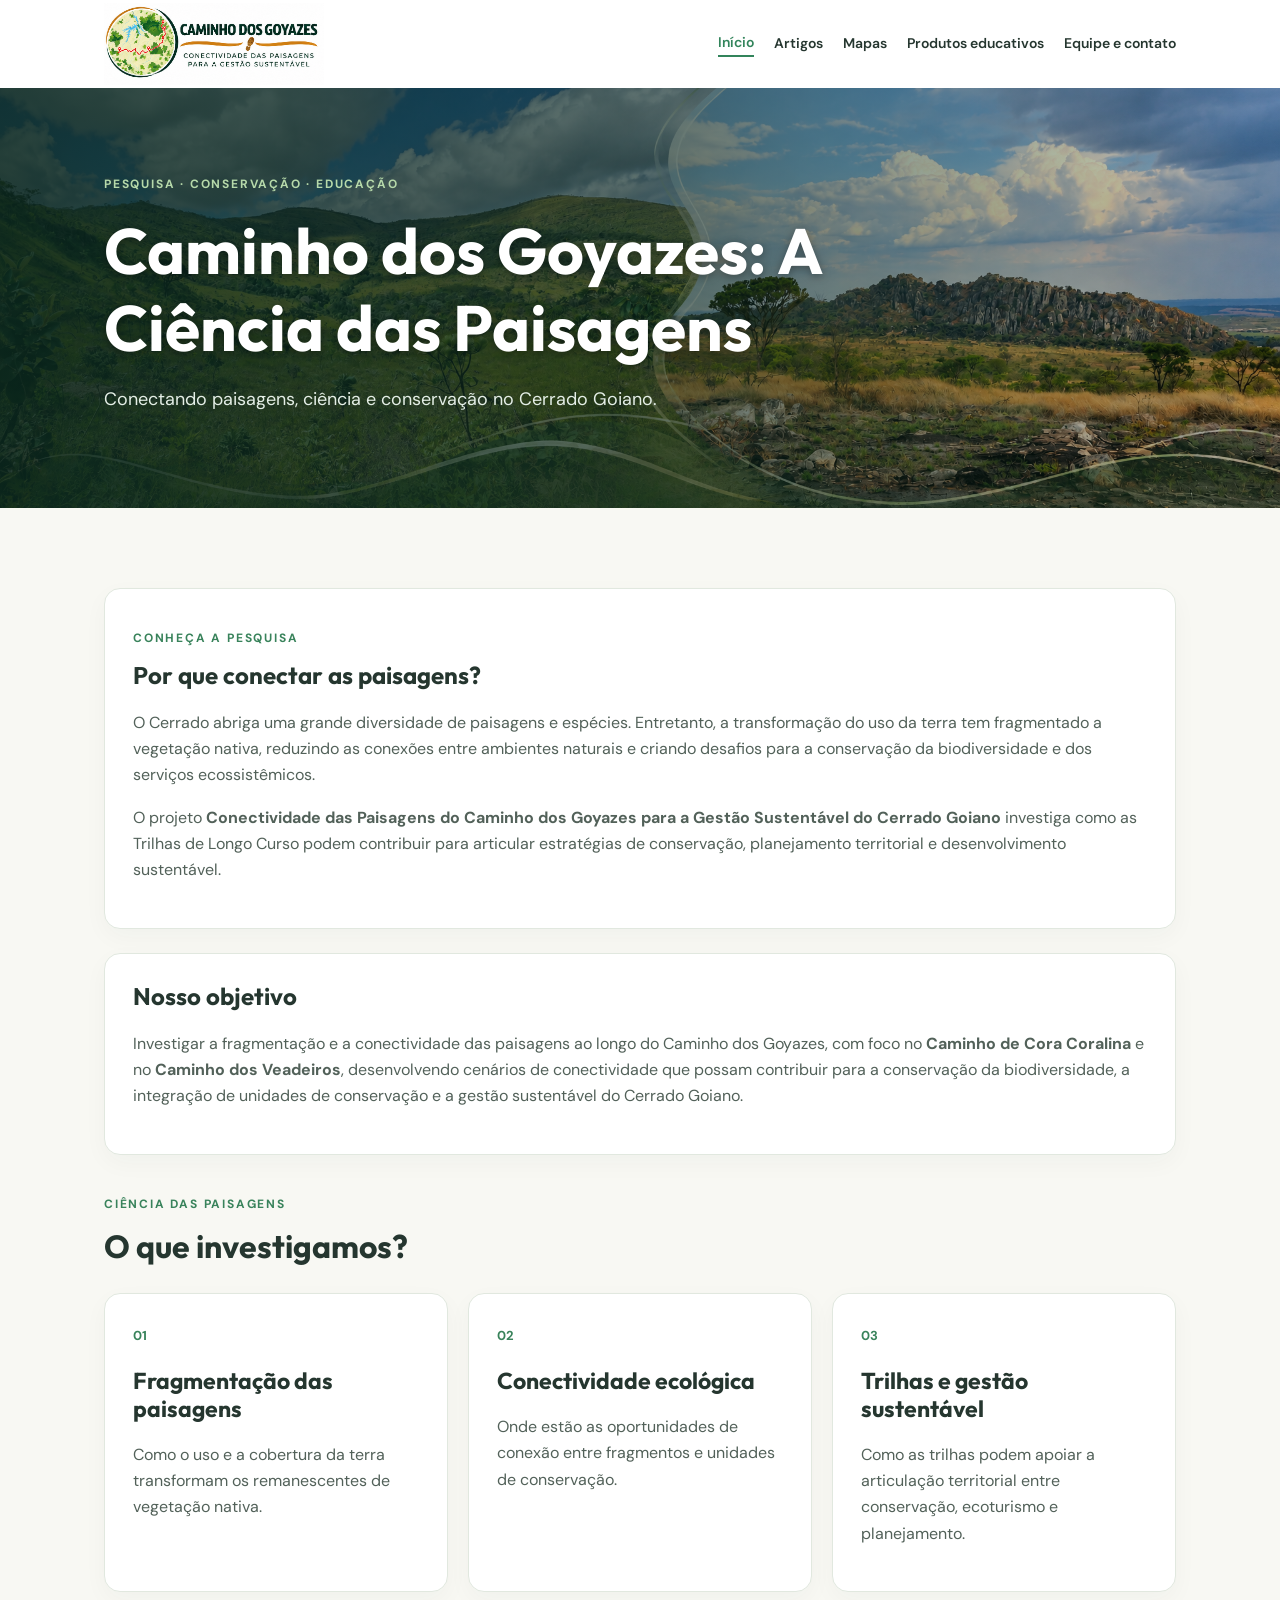
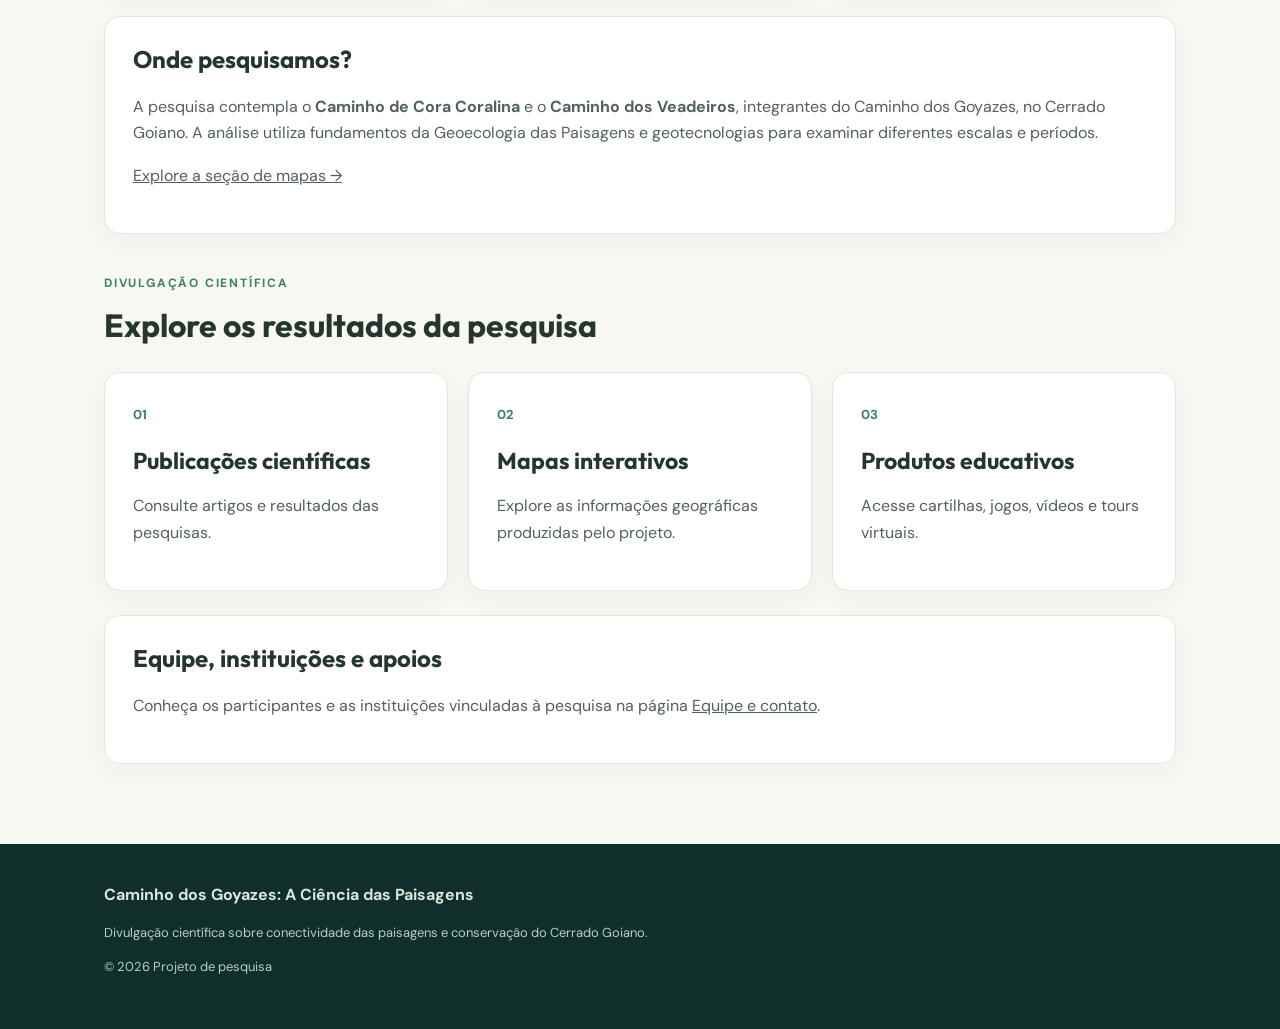
<file: index.html>
<!doctype html>
<html lang="pt-BR">
<head>
  <meta charset="utf-8">
  <meta name="viewport" content="width=device-width, initial-scale=1">
  <meta name="description" content="Caminho dos Goyazes: A Ciência das Paisagens. Pesquisa e divulgação científica sobre fragmentação, conectividade ecológica, trilhas de longo curso e gestão sustentável do Cerrado Goiano.">
  <title>Caminho dos Goyazes | A Ciência das Paisagens</title>
  <!-- Mantenha este arquivo CSS na mesma pasta que index.html. -->
<link rel="stylesheet" href="estilo.css?v=10">
</head>
<body>
  <a class="skip" href="#conteudo">Pular para o conteúdo</a>

  <!-- 1. CABEÇALHO E MENU PRINCIPAL -->

<header class="site-header">
  <div class="container header-inner">

    <!-- Logomarca e identificação do projeto -->
    <a class="brand" href="index.html">

      <img
        src="logo-caminho-goyazes.png"
        alt="Logomarca do projeto Caminho dos Goyazes"
        class="logo-projeto">

      
    </a>

    <!-- Menu para dispositivos móveis -->
    <button
      class="menu-button"
      aria-expanded="false"
      aria-controls="menu"
      type="button">
      ☰ Menu
    </button>

    <!-- Navegação principal -->
    <nav id="menu" aria-label="Navegação principal">

      <a href="index.html"
         aria-current="page">Início</a>

      <a href="artigos.html">Artigos</a>

      <a href="mapas.html">Mapas</a>

      <a href="produtos.html">Produtos educativos</a>

      <a href="equipe.html">Equipe e contato</a>

    </nav>

  </div>
</header>

  <main id="conteudo">
    
    <!-- 2. APRESENTAÇÃO DO PORTAL -->
<section class="hero hero-fotografica">
  <div class="container">
    <p class="eyebrow">PESQUISA · CONSERVAÇÃO · EDUCAÇÃO</p>
    <h1>Caminho dos Goyazes: A Ciência das Paisagens</h1>
    <p>Conectando paisagens, ciência e conservação no Cerrado Goiano.</p>
  </div>
</section>

    <div class="container main-content">
      <!-- 3. POR QUE CONECTAR AS PAISAGENS? -->
      <section class="panel" aria-labelledby="porque-conectar">
        <p class="eyebrow dark">CONHEÇA A PESQUISA</p>
        <h2 id="porque-conectar">Por que conectar as paisagens?</h2>
        <p>O Cerrado abriga uma grande diversidade de paisagens e espécies. Entretanto, a transformação do uso da terra tem fragmentado a vegetação nativa, reduzindo as conexões entre ambientes naturais e criando desafios para a conservação da biodiversidade e dos serviços ecossistêmicos.</p>
        <p>O projeto <strong>Conectividade das Paisagens do Caminho dos Goyazes para a Gestão Sustentável do Cerrado Goiano</strong> investiga como as Trilhas de Longo Curso podem contribuir para articular estratégias de conservação, planejamento territorial e desenvolvimento sustentável.</p>
      </section>

      <!-- 4. OBJETIVO DO PROJETO: síntese de divulgação baseada no resumo -->
      <section class="panel" aria-labelledby="objetivo">
        <h2 id="objetivo">Nosso objetivo</h2>
        <p>Investigar a fragmentação e a conectividade das paisagens ao longo do Caminho dos Goyazes, com foco no <strong>Caminho de Cora Coralina</strong> e no <strong>Caminho dos Veadeiros</strong>, desenvolvendo cenários de conectividade que possam contribuir para a conservação da biodiversidade, a integração de unidades de conservação e a gestão sustentável do Cerrado Goiano.</p>
      </section>

      <!-- 5. EIXOS DA PESQUISA -->
      <section aria-labelledby="eixos" style="margin-top:40px">
        <div class="section-heading">
          <p class="eyebrow dark">CIÊNCIA DAS PAISAGENS</p>
          <h2 id="eixos">O que investigamos?</h2>
        </div>
        <div class="cards">
          <article class="card">
            <span>01</span>
            <h2>Fragmentação das paisagens</h2>
            <p>Como o uso e a cobertura da terra transformam os remanescentes de vegetação nativa.</p>
          </article>
          <article class="card">
            <span>02</span>
            <h2>Conectividade ecológica</h2>
            <p>Onde estão as oportunidades de conexão entre fragmentos e unidades de conservação.</p>
          </article>
          <article class="card">
            <span>03</span>
            <h2>Trilhas e gestão sustentável</h2>
            <p>Como as trilhas podem apoiar a articulação territorial entre conservação, ecoturismo e planejamento.</p>
          </article>
        </div>
      </section>

      <!-- 6. ÁREAS DE ESTUDO -->
      <section class="panel" aria-labelledby="areas">
        <h2 id="areas">Onde pesquisamos?</h2>
        <p>A pesquisa contempla o <strong>Caminho de Cora Coralina</strong> e o <strong>Caminho dos Veadeiros</strong>, integrantes do Caminho dos Goyazes, no Cerrado Goiano. A análise utiliza fundamentos da Geoecologia das Paisagens e geotecnologias para examinar diferentes escalas e períodos.</p>
        <p><a href="mapas.html">Explore a seção de mapas →</a></p>
      </section>

      <!-- 7. ACESSO AOS RESULTADOS E PRODUTOS -->
      <section aria-labelledby="resultados" style="margin-top:40px">
        <div class="section-heading">
          <p class="eyebrow dark">DIVULGAÇÃO CIENTÍFICA</p>
          <h2 id="resultados">Explore os resultados da pesquisa</h2>
        </div>
        <div class="cards">
          <a class="card" href="artigos.html">
            <span>01</span>
            <h2>Publicações científicas</h2>
            <p>Consulte artigos e resultados das pesquisas.</p>
          </a>
          <a class="card" href="mapas.html">
            <span>02</span>
            <h2>Mapas interativos</h2>
            <p>Explore as informações geográficas produzidas pelo projeto.</p>
          </a>
          <a class="card" href="produtos.html">
            <span>03</span>
            <h2>Produtos educativos</h2>
            <p>Acesse cartilhas, jogos, vídeos e tours virtuais.</p>
          </a>
        </div>
      </section>

      <!-- 8. INSTITUIÇÕES E APOIOS: preencher após confirmação -->
      <section class="panel" aria-labelledby="instituicoes">
        <h2 id="instituicoes">Equipe, instituições e apoios</h2>
        <p>Conheça os participantes e as instituições vinculadas à pesquisa na página <a href="equipe.html">Equipe e contato</a>.</p>
      </section>
    </div>
  </main>

  <!-- 9. RODAPÉ -->
  <footer>
    <div class="container">
      <strong>Caminho dos Goyazes: A Ciência das Paisagens</strong>
      <p>Divulgação científica sobre conectividade das paisagens e conservação do Cerrado Goiano.</p>
      <p>© <span id="ano"></span> Projeto de pesquisa</p>
    </div>
  </footer>
  <!-- Mantenha este JavaScript na mesma pasta que index.html. -->
  <script src="site.js" defer></script>
</body>
</html>
</file>
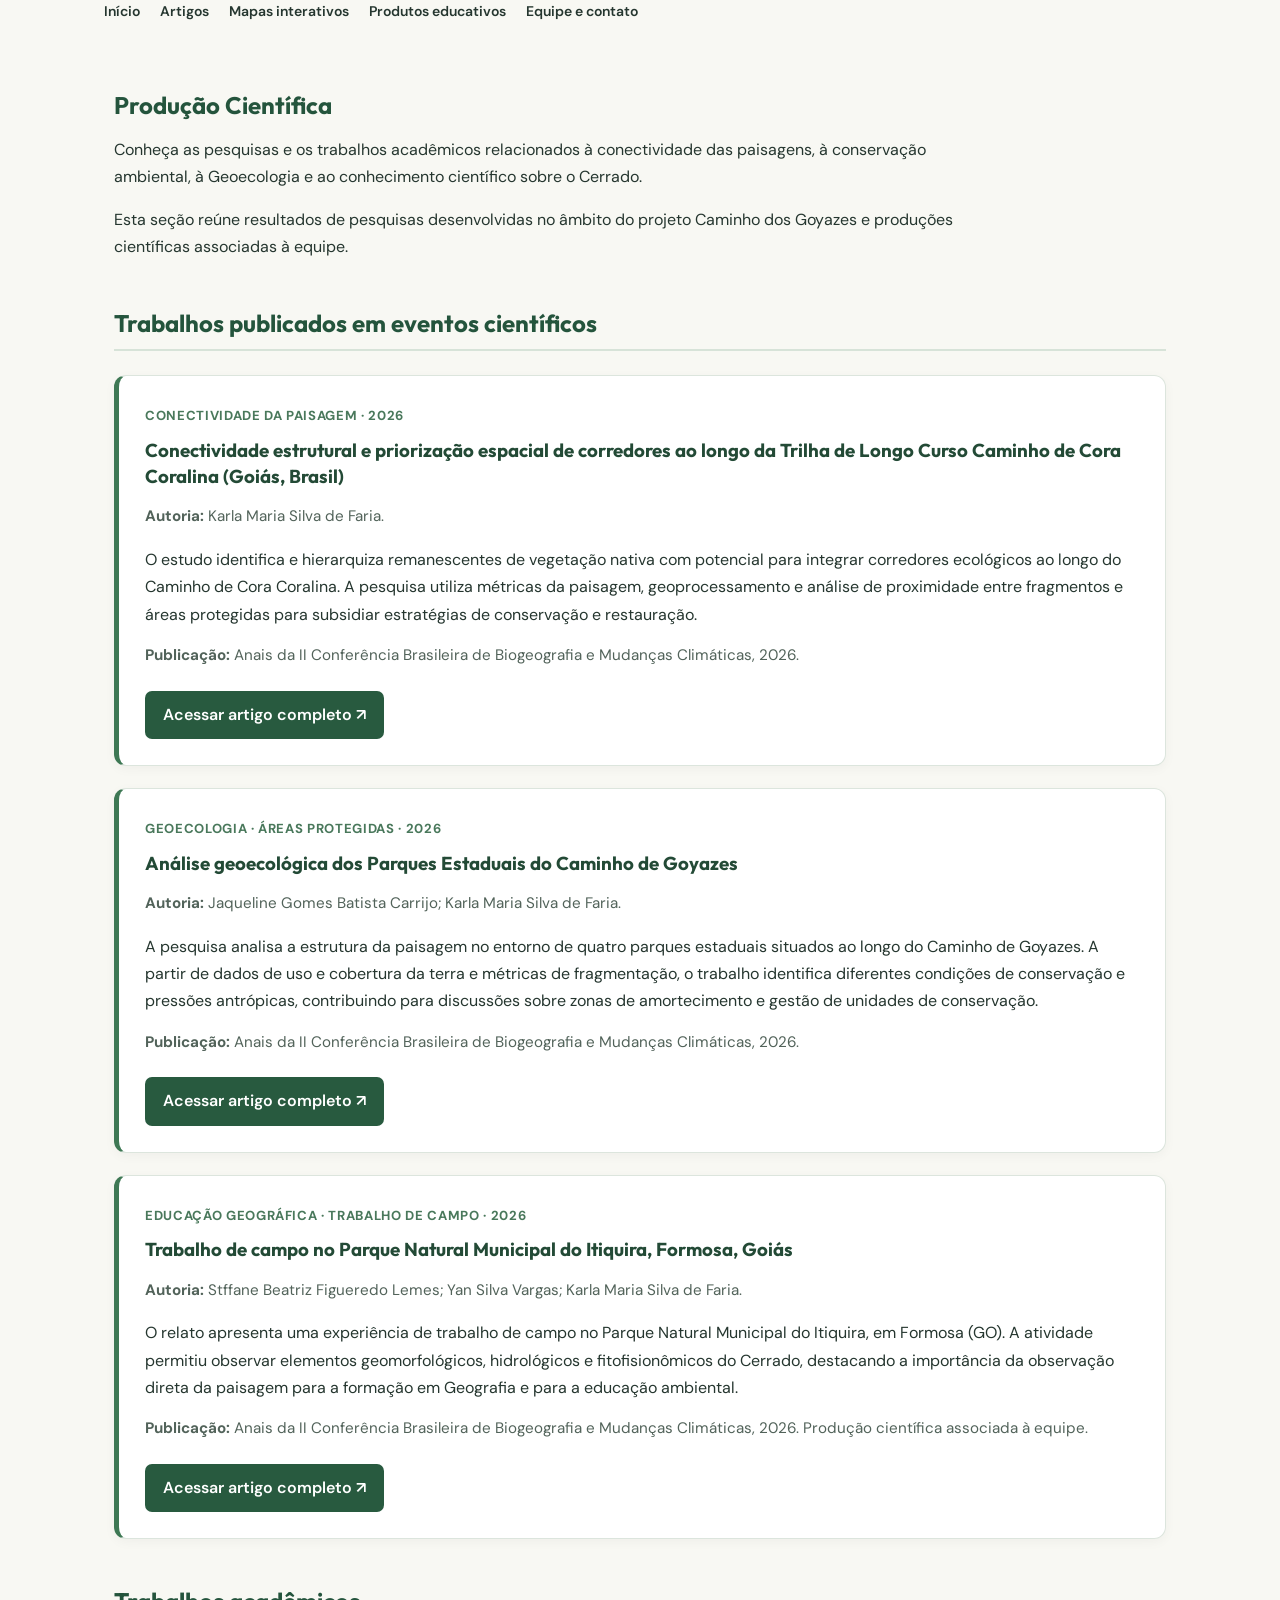
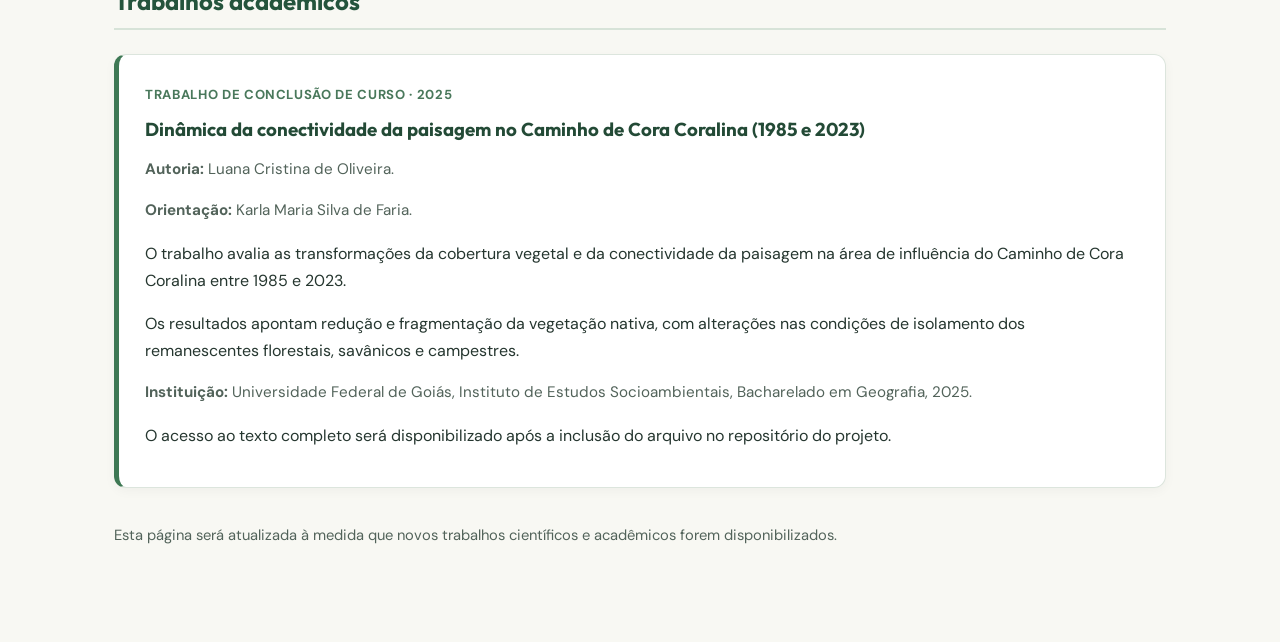
<file: artigos.html>
<!DOCTYPE html>
<html lang="pt-BR">

<head>
  <meta charset="UTF-8">
  <meta name="viewport" content="width=device-width, initial-scale=1.0">

  <title>Produção Científica | Caminho dos Goyazes</title>

  <link rel="stylesheet" href="estilo.css?v=3">

  <style>
    .pagina-publicacoes {
      max-width: 1100px;
      margin: 0 auto;
      padding: 48px 24px 80px;
    }

    .cabecalho-publicacoes {
      margin-bottom: 42px;
    }

    .cabecalho-publicacoes h1 {
      color: #24543c;
      margin-bottom: 12px;
    }

    .cabecalho-publicacoes p {
      max-width: 850px;
      line-height: 1.7;
    }

    .grupo-publicacoes {
      margin-top: 48px;
    }

    .grupo-publicacoes h2 {
      color: #24543c;
      padding-bottom: 12px;
      border-bottom: 2px solid #d7e3d8;
      margin-bottom: 24px;
    }

    .publicacao {
      background: #ffffff;
      border: 1px solid #dce5dd;
      border-left: 5px solid #3e7854;
      border-radius: 12px;
      padding: 26px;
      margin-bottom: 22px;
      box-shadow: 0 3px 12px rgba(0,0,0,0.04);
    }

    .publicacao h3 {
      color: #234a36;
      margin: 8px 0 12px;
      line-height: 1.4;
    }

    .publicacao p {
      line-height: 1.7;
      margin-bottom: 12px;
    }

    .categoria {
      font-size: 0.82rem;
      font-weight: bold;
      color: #49785b;
      text-transform: uppercase;
      letter-spacing: 0.05em;
    }

    .autores,
    .referencia {
      color: #52635a;
      font-size: 0.95rem;
    }

    .link-publicacao {
      display: inline-block;
      margin-top: 10px;
      padding: 11px 18px;
      background: #285a3f;
      color: #ffffff !important;
      text-decoration: none;
      border-radius: 7px;
      font-weight: 600;
    }

    .link-publicacao:hover {
      background: #19412c;
    }

    .nota-publicacoes {
      margin-top: 36px;
      color: #52635a;
      font-size: 0.92rem;
      line-height: 1.6;
    }

    @media (max-width: 768px) {
      .pagina-publicacoes {
        padding: 28px 16px 50px;
      }

      .publicacao {
        padding: 20px;
      }
    }
  </style>
</head>

<body>

  <header>
    <div class="container">
      <nav>
        <a href="index.html">Início</a>
        <a href="artigos.html">Artigos</a>
        <a href="mapas.html">Mapas interativos</a>
        <a href="produtos.html">Produtos educativos</a>
        <a href="equipe.html">Equipe e contato</a>
      </nav>
    </div>
  </header>

  <main class="pagina-publicacoes">

    <!-- APRESENTAÇÃO -->

    <section class="cabecalho-publicacoes">

      <h1>Produção Científica</h1>

      <p>
        Conheça as pesquisas e os trabalhos acadêmicos relacionados
        à conectividade das paisagens, à conservação ambiental,
        à Geoecologia e ao conhecimento científico sobre o Cerrado.
      </p>

      <p>
        Esta seção reúne resultados de pesquisas desenvolvidas
        no âmbito do projeto Caminho dos Goyazes e produções
        científicas associadas à equipe.
      </p>

    </section>


    <!-- TRABALHOS EM EVENTOS -->

    <section class="grupo-publicacoes">

      <h2>Trabalhos publicados em eventos científicos</h2>


      <!-- ARTIGO 1 -->

      <article class="publicacao">

        <span class="categoria">
          Conectividade da paisagem · 2026
        </span>

        <h3>
          Conectividade estrutural e priorização espacial de
          corredores ao longo da Trilha de Longo Curso
          Caminho de Cora Coralina (Goiás, Brasil)
        </h3>

        <p class="autores">
          <strong>Autoria:</strong>
          Karla Maria Silva de Faria.
        </p>

        <p>
          O estudo identifica e hierarquiza remanescentes de
          vegetação nativa com potencial para integrar corredores
          ecológicos ao longo do Caminho de Cora Coralina.
          A pesquisa utiliza métricas da paisagem,
          geoprocessamento e análise de proximidade entre
          fragmentos e áreas protegidas para subsidiar
          estratégias de conservação e restauração.
        </p>

        <p class="referencia">
          <strong>Publicação:</strong>
          Anais da II Conferência Brasileira de Biogeografia
          e Mudanças Climáticas, 2026.
        </p>

        <a
          class="link-publicacao"
          href="https://www.even3.com.br/ebook/ii-conferencia-brasileira-de-biogeografia-e-mudancas-climaticas-ii-cbb-561654/1454700-conectividade-estrutural-e-priorizacao-espacial-de-corredores-ao-longo-da-trilha-de-longo-curso-caminho-de-cora-/"
          target="_blank"
          rel="noopener noreferrer"
        >
          Acessar artigo completo ↗
        </a>

      </article>


      <!-- ARTIGO 2 -->

      <article class="publicacao">

        <span class="categoria">
          Geoecologia · Áreas protegidas · 2026
        </span>

        <h3>
          Análise geoecológica dos Parques Estaduais
          do Caminho de Goyazes
        </h3>

        <p class="autores">
          <strong>Autoria:</strong>
          Jaqueline Gomes Batista Carrijo;
          Karla Maria Silva de Faria.
        </p>

        <p>
          A pesquisa analisa a estrutura da paisagem no entorno
          de quatro parques estaduais situados ao longo do
          Caminho de Goyazes. A partir de dados de uso e cobertura
          da terra e métricas de fragmentação, o trabalho
          identifica diferentes condições de conservação e
          pressões antrópicas, contribuindo para discussões
          sobre zonas de amortecimento e gestão de unidades
          de conservação.
        </p>

        <p class="referencia">
          <strong>Publicação:</strong>
          Anais da II Conferência Brasileira de Biogeografia
          e Mudanças Climáticas, 2026.
        </p>

        <a
          class="link-publicacao"
          href="https://www.even3.com.br/ebook/ii-conferencia-brasileira-de-biogeografia-e-mudancas-climaticas-ii-cbb-561654/1480361-analise-geoecologica-dos-parques-estaduais-do-caminho-de-goyazes/"
          target="_blank"
          rel="noopener noreferrer"
        >
          Acessar artigo completo ↗
        </a>

      </article>


      <!-- ARTIGO 3 -->

      <article class="publicacao">

        <span class="categoria">
          Educação geográfica · Trabalho de campo · 2026
        </span>

        <h3>
          Trabalho de campo no Parque Natural Municipal
          do Itiquira, Formosa, Goiás
        </h3>

        <p class="autores">
          <strong>Autoria:</strong>
          Stffane Beatriz Figueredo Lemes;
          Yan Silva Vargas;
          Karla Maria Silva de Faria.
        </p>

        <p>
          O relato apresenta uma experiência de trabalho de
          campo no Parque Natural Municipal do Itiquira,
          em Formosa (GO). A atividade permitiu observar
          elementos geomorfológicos, hidrológicos e
          fitofisionômicos do Cerrado, destacando a importância
          da observação direta da paisagem para a formação
          em Geografia e para a educação ambiental.
        </p>

        <p class="referencia">
          <strong>Publicação:</strong>
          Anais da II Conferência Brasileira de Biogeografia
          e Mudanças Climáticas, 2026.
          Produção científica associada à equipe.
        </p>

        <a
          class="link-publicacao"
          href="https://www.even3.com.br/ebook/ii-conferencia-brasileira-de-biogeografia-e-mudancas-climaticas-ii-cbb-561654/1450323-trabalho-de-campo-no-parque-natural-municipal-do-itiquira-formosa-goias/"
          target="_blank"
          rel="noopener noreferrer"
        >
          Acessar artigo completo ↗
        </a>

      </article>

    </section>


    <!-- TRABALHOS ACADÊMICOS -->

    <section class="grupo-publicacoes">

      <h2>Trabalhos acadêmicos</h2>

      <article class="publicacao">

        <span class="categoria">
          Trabalho de Conclusão de Curso · 2025
        </span>

        <h3>
          Dinâmica da conectividade da paisagem no
          Caminho de Cora Coralina (1985 e 2023)
        </h3>

        <p class="autores">
          <strong>Autoria:</strong>
          Luana Cristina de Oliveira.
        </p>

        <p class="autores">
          <strong>Orientação:</strong>
          Karla Maria Silva de Faria.
        </p>

        <p>
          O trabalho avalia as transformações da cobertura
          vegetal e da conectividade da paisagem na área
          de influência do Caminho de Cora Coralina
          entre 1985 e 2023.
        </p>

        <p>
          Os resultados apontam redução e fragmentação
          da vegetação nativa, com alterações nas condições
          de isolamento dos remanescentes florestais,
          savânicos e campestres.
        </p>

        <p class="referencia">
          <strong>Instituição:</strong>
          Universidade Federal de Goiás,
          Instituto de Estudos Socioambientais,
          Bacharelado em Geografia, 2025.
        </p>

        <p>
          O acesso ao texto completo será disponibilizado
          após a inclusão do arquivo no repositório
          do projeto.
        </p>

      </article>

    </section>


    <!-- NOTA FINAL -->

    <p class="nota-publicacoes">
      Esta página será atualizada à medida que novos
      trabalhos científicos e acadêmicos forem disponibilizados.
    </p>

  </main>

</body>
</html>
</file>
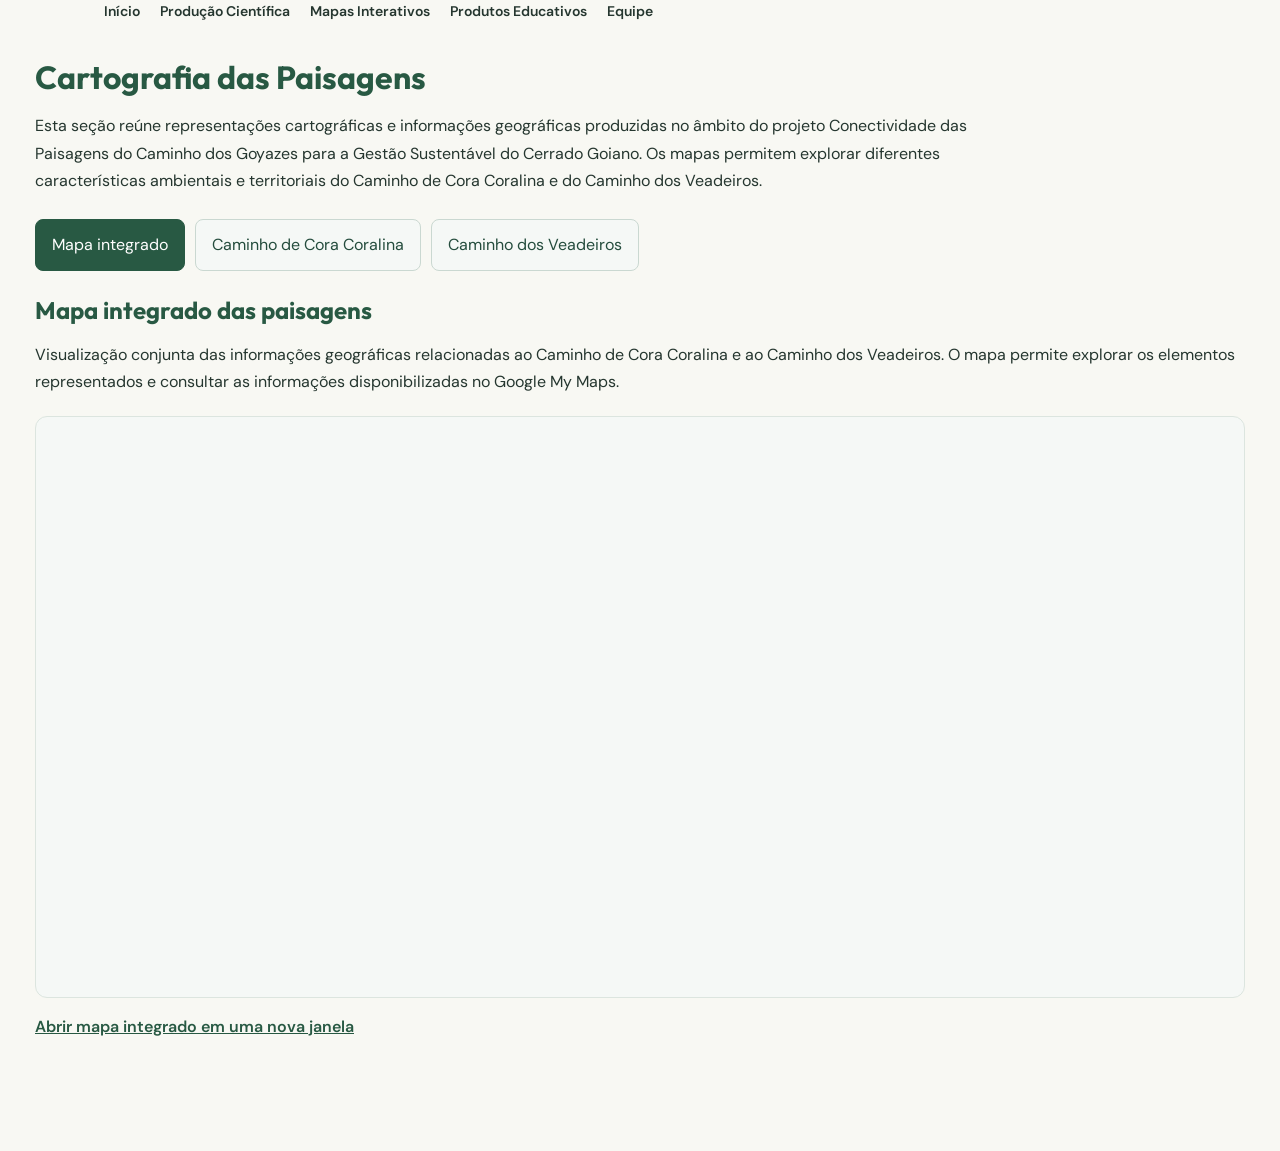
<file: mapas.html>
<!DOCTYPE html>
<html lang="pt-BR">

<head>
  <meta charset="UTF-8">
  <meta name="viewport"
        content="width=device-width, initial-scale=1">

  <title>
    Cartografia das Paisagens | Caminho dos Goyazes
  </title>

  <link rel="stylesheet" href="estilo.css?v=10">

  <style>

    /* ESTRUTURA GERAL */

    .cartografia {
      max-width: 1250px;
      margin: 35px auto;
      padding: 0 20px 60px;
    }

    .cartografia h1,
    .cartografia h2 {
      color: #285943;
      margin-bottom: 12px;
    }

    .cartografia p {
      line-height: 1.7;
    }

    .introducao {
      max-width: 1000px;
      margin-bottom: 25px;
    }

    /* NAVEGAÇÃO ENTRE AS TRILHAS */

    .abas-cartografia {
      display: flex;
      flex-wrap: wrap;
      gap: 10px;
      margin: 25px 0;
    }

    .abas-cartografia button,
    .temas-cartografia button {
      cursor: pointer;
      border: 1px solid #cad8d1;
      border-radius: 8px;
      padding: 12px 16px;
      background: #f5f8f6;
      color: #244c3d;
      font: inherit;
      transition: background 0.2s;
    }

    .abas-cartografia button:hover,
    .temas-cartografia button:hover {
      background: #dceae2;
    }

    .abas-cartografia button.ativo,
    .temas-cartografia button.ativo {
      background: #285943;
      color: white;
      border-color: #285943;
    }

    /* PAINÉIS */

    .painel-cartografia {
      display: none;
    }

    .painel-cartografia.ativo {
      display: block;
    }

    /* GOOGLE MY MAPS */

    .visualizador-integrado {
      border: 1px solid #dce5df;
      border-radius: 12px;
      overflow: hidden;
      margin-top: 20px;
      background: #f5f8f6;
    }

    .visualizador-integrado iframe {
      width: 100%;
      height: 580px;
      border: 0;
      display: block;
    }

    .link-mapa {
      margin-top: 15px;
    }

    .link-mapa a {
      color: #285943;
      font-weight: 600;
    }

    /* RESPONSABILIDADE CIENTÍFICA */

    .creditos-pesquisa {
      background: #f5f8f6;
      border-left: 4px solid #285943;
      border-radius: 8px;
      padding: 16px 20px;
      margin: 20px 0 25px;
    }

    .creditos-pesquisa h3 {
      color: #285943;
      font-size: 17px;
      margin: 0 0 12px;
    }

    .creditos-pesquisa p {
      font-size: 14px;
      line-height: 1.6;
      margin: 6px 0;
    }

    .projeto-vinculado {
      border-top: 1px solid #dce5df;
      margin-top: 14px;
      padding-top: 10px;
    }

    /* MAPAS TEMÁTICOS */

    .cartografia-tematica {
      display: grid;
      grid-template-columns: 260px minmax(0, 1fr);
      gap: 20px;
      margin-top: 20px;
    }

    .temas-cartografia {
      display: flex;
      flex-direction: column;
      gap: 8px;
    }

    .temas-cartografia button {
      text-align: left;
    }

    .area-mapa {
      min-height: 420px;
      padding: 20px;
      border: 1px solid #dce5df;
      border-radius: 12px;
      min-width: 0;
    }

    .area-mapa h3 {
      color: #285943;
      margin-bottom: 15px;
    }

    .area-mapa iframe {
      width: 100%;
      height: 550px;
      border: 0;
      border-radius: 8px;
      display: block;
    }

    .aviso-mapa {
      margin-top: 20px;
      padding: 25px;
      background: #f5f8f6;
      border-radius: 10px;
      color: #52665a;
    }

    /* ADAPTAÇÃO PARA CELULARES */

    @media (max-width: 750px) {

      .cartografia-tematica {
        grid-template-columns: 1fr;
      }

      .visualizador-integrado iframe {
        height: 440px;
      }

      .area-mapa iframe {
        height: 440px;
      }

      .abas-cartografia button {
        flex: 1 1 180px;
      }

    }

  </style>
</head>

<body>

  <!-- MENU PRINCIPAL DO SITE -->

  <header>
    <div class="container">
      <nav>
        <a href="index.html">Início</a>
        <a href="artigos.html">Produção Científica</a>
        <a href="mapas.html">Mapas Interativos</a>
        <a href="produtos.html">Produtos Educativos</a>
        <a href="equipe.html">Equipe</a>
      </nav>
    </div>
  </header>

  <main class="cartografia">

    <h1>Cartografia das Paisagens</h1>

    <p class="introducao">
      Esta seção reúne representações cartográficas
      e informações geográficas produzidas no âmbito
      do projeto Conectividade das Paisagens do Caminho
      dos Goyazes para a Gestão Sustentável do Cerrado
      Goiano.

      Os mapas permitem explorar diferentes
      características ambientais e territoriais
      do Caminho de Cora Coralina e do
      Caminho dos Veadeiros.
    </p>

    <!-- SELEÇÃO DO CONJUNTO DE MAPAS -->

    <div class="abas-cartografia"
         role="group"
         aria-label="Selecionar conjunto de mapas">

      <button type="button"
              class="ativo"
              aria-pressed="true"
              onclick="abrirPainel('integrado', this)">
        Mapa integrado
      </button>

      <button type="button"
              aria-pressed="false"
              onclick="abrirPainel('cora', this)">
        Caminho de Cora Coralina
      </button>

      <button type="button"
              aria-pressed="false"
              onclick="abrirPainel('veadeiros', this)">
        Caminho dos Veadeiros
      </button>

    </div>

    <!-- MAPA INTEGRADO GOOGLE MY MAPS -->

    <section id="integrado"
             class="painel-cartografia ativo">

      <h2>Mapa integrado das paisagens</h2>

      <p>
        Visualização conjunta das informações
        geográficas relacionadas ao Caminho de Cora
        Coralina e ao Caminho dos Veadeiros.

        O mapa permite explorar os elementos
        representados e consultar as informações
        disponibilizadas no Google My Maps.
      </p>

      <div class="visualizador-integrado">

        <iframe
          src="https://www.google.com/maps/d/embed?mid=1sVA7-akaD0YkFPAjJjYVD8RTrTW5FgU"
          title="Mapa integrado das paisagens"
          loading="lazy"
          allowfullscreen>
        </iframe>

      </div>

      <p class="link-mapa">
        <a
          href="https://www.google.com/maps/d/viewer?mid=1sVA7-akaD0YkFPAjJjYVD8RTrTW5FgU"
          target="_blank"
          rel="noopener noreferrer">
          Abrir mapa integrado em uma nova janela
        </a>
      </p>

    </section>

    <!-- CAMINHO DE CORA CORALINA -->

    <section id="cora"
             class="painel-cartografia">

      <h2>Caminho de Cora Coralina</h2>

      <p>
        Mapas temáticos produzidos pelo projeto,
        com informações sobre as características
        ambientais, territoriais e a conectividade
        das paisagens ao longo da trilha.
      </p>

      <p>
        Os mapas e a identificação da pesquisa
        responsável serão incorporados
        progressivamente nesta seção.
      </p>

      <div class="cartografia-tematica">

        <div class="temas-cartografia"
             id="temas-cora"
             aria-label="Temas do Caminho de Cora Coralina">
        </div>

        <div class="area-mapa"
             id="conteudo-cora"
             aria-live="polite">
        </div>

      </div>

    </section>

    <!-- CAMINHO DOS VEADEIROS -->

    <section id="veadeiros"
             class="painel-cartografia">

      <h2>Caminho dos Veadeiros</h2>

      <p>
        Mapas temáticos produzidos pelo projeto,
        com informações sobre as características
        ambientais, territoriais e a conectividade
        das paisagens ao longo da trilha.
      </p>

      <!-- RESPONSABILIDADE CIENTÍFICA -->

      <div class="creditos-pesquisa">

        <h3>
          Responsabilidade científica e cartográfica
        </h3>

        <p>
          <strong>Pesquisa:</strong>
          Análise da Fragmentação e Conectividade
          da Paisagem nas Trilhas de Longo Curso
          do Caminho dos Veadeiros: seção baixa
          e seção final em 2025.
        </p>

        <p>
          <strong>Pesquisadora:</strong>
          Stffane Beatriz Figueredo Lemes
        </p>

        <p>
          <strong>Orientação:</strong>
          Karla Maria Silva de Faria
        </p>

        <p>
          <strong>Instituição:</strong>
          Universidade Federal de Goiás —
          Programa de Pós-Graduação em Geografia
        </p>

        <p>
          <strong>Ano:</strong> 2026
        </p>

        <div class="projeto-vinculado">

          <p>
            <strong>
              Projeto de pesquisa vinculado:
            </strong>
          </p>

          <p>
            Conectividade das Paisagens do Caminho
            dos Goyazes para a Gestão Sustentável
            do Cerrado Goiano.
          </p>

          <p>
            Chamada CNPq/MCTI nº 10/2023 —
            Processo nº 404750/2023-0.
          </p>

        </div>

      </div>

      <!-- MENU E VISUALIZADOR DOS MAPAS -->

      <div class="cartografia-tematica">

        <div class="temas-cartografia"
             id="temas-veadeiros"
             aria-label="Temas do Caminho dos Veadeiros">
        </div>

        <div class="area-mapa"
             id="conteudo-veadeiros"
             aria-live="polite">
        </div>

      </div>

    </section>

  </main>

  <script>

    /*
      TEMAS GEOGRÁFICOS

      As duas trilhas possuem listas independentes.
      Isso permite acrescentar os mapas de
      Cora Coralina posteriormente.
    */

    const temas = {

      cora: [
        "Localização e Unidades de Conservação",
        "Relevo e altimetria",
        "Solos",
        "Hidrografia",
        "Uso e cobertura da terra",
        "Conectividade das paisagens",
        "Síntese geoecológica"
      ],

      veadeiros: [
        "Localização e Unidades de Conservação",
        "Declividade",
        "Hipsometria",
        "Tipos de compartimentação",
        "Unidades geomorfológicas",
        "Bacias hidrográficas",
        "Regiões hidrográficas",
        "Drenagem e nascentes",
        "Tipos de solo"
      ]

    };

    /*
      ENDEREÇOS DOS MAPAS QGIS2WEB

      O primeiro mapa dos Veadeiros já está publicado.
      Os demais serão acrescentados posteriormente.
    */

    const mapas = {

      cora: {},

      veadeiros: {

        "Localização e Unidades de Conservação":
          "mapas-qgis/veadeiros/localizacao-ucs/veadeiros_localizacao_ucs_qgis2web/qgis2web_2026_10_23-16_40_50_234682/index.html",

        "Unidades geomorfológicas":
          "mapas-qgis/veadeiros/localizacao-ucs/unidades-geomorfologicas/index.html",

        "Bacias hidrográficas":
          "mapas-qgis/veadeiros/localizacao-ucs/bacias-hidrograficas/index.html",

        "Tipos de solo":
          "mapas-qgis/veadeiros/localizacao-ucs/tipos-solo/index.html"

      }

    };

    /*
      NAVEGAÇÃO ENTRE OS PAINÉIS
    */

    function abrirPainel(id, botao) {

      document.querySelectorAll(".painel-cartografia")
        .forEach(painel => {

          painel.classList.toggle(
            "ativo",
            painel.id === id
          );

        });

      document.querySelectorAll(
        ".abas-cartografia button"
      ).forEach(item => {

        const ativo = item === botao;

        item.classList.toggle("ativo", ativo);

        item.setAttribute(
          "aria-pressed",
          String(ativo)
        );

      });

    }

    /*
      EXIBIÇÃO DOS MAPAS TEMÁTICOS
    */

    function mostrarTema(trilha, tema, botao) {

      const painel = document.getElementById(
        "conteudo-" + trilha
      );

      const endereco = mapas[trilha][tema];

      document.querySelectorAll(
        "#temas-" + trilha + " button"
      ).forEach(item => {

        item.classList.toggle(
          "ativo",
          item === botao
        );

      });

      painel.replaceChildren();

      const titulo = document.createElement("h3");

      titulo.textContent = tema;

      painel.appendChild(titulo);

      if (endereco) {

        const iframe = document.createElement("iframe");

        iframe.src = endereco;

        iframe.title = tema + " - " +
          (trilha === "cora"
            ? "Caminho de Cora Coralina"
            : "Caminho dos Veadeiros");

        iframe.loading = "lazy";
        iframe.allowFullscreen = true;

        painel.appendChild(iframe);

      } else {

        const aviso = document.createElement("p");

        aviso.className = "aviso-mapa";

        aviso.textContent =
          "Mapa em preparação. O conteúdo cartográfico " +
          "será disponibilizado nesta seção.";

        painel.appendChild(aviso);

      }

    }

    /*
      CRIAÇÃO DOS MENUS TEMÁTICOS
    */

    ["cora", "veadeiros"].forEach(trilha => {

      const menu = document.getElementById(
        "temas-" + trilha
      );

      temas[trilha].forEach((tema, indice) => {

        const botao = document.createElement("button");

        botao.type = "button";

        botao.textContent = tema;

        botao.onclick = () => {
          mostrarTema(trilha, tema, botao);
        };

        menu.appendChild(botao);

        if (indice === 0) {
          mostrarTema(trilha, tema, botao);
        }

      });

    });

  </script>

</body>
</html>
</file>
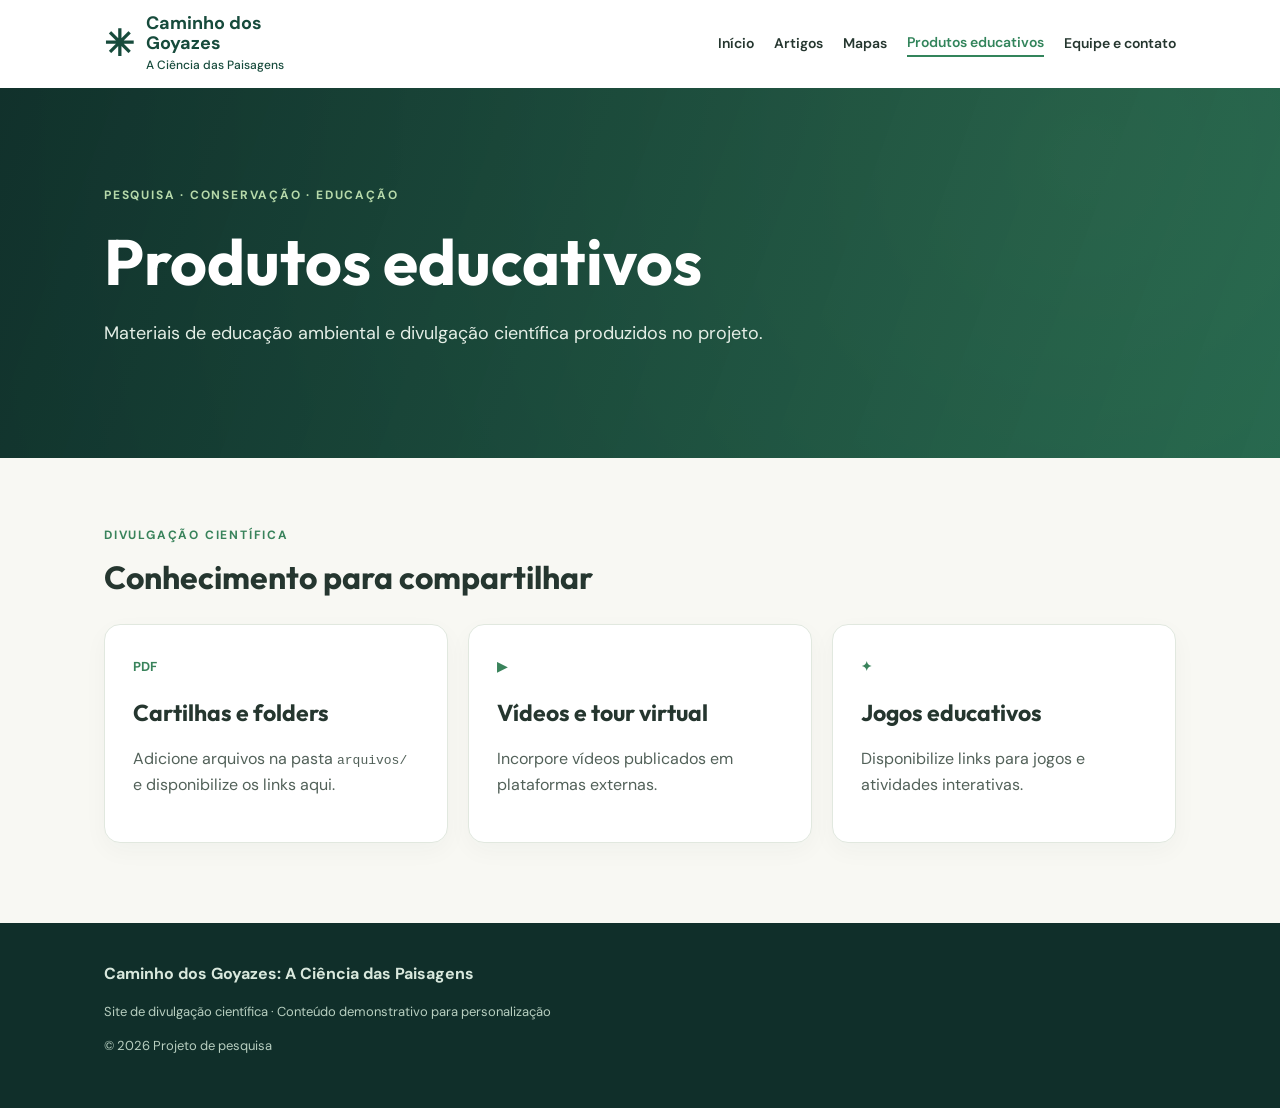
<file: produtos.html>
<!doctype html><html lang="pt-BR"><head><meta charset="utf-8"><meta name="viewport" content="width=device-width,initial-scale=1"><meta name="description" content="Divulgação científica sobre conectividade de paisagens do Cerrado"><title>Conhecimento para compartilhar | Caminho dos Goyazes</title><link rel="stylesheet" href="estilo.css"></head><body><a class="skip" href="#conteudo">Pular para o conteúdo</a><header class="site-header"><div class="container header-inner"><a class="brand" href="index.html"><span class="brand-icon" aria-hidden="true">✳</span><span>Caminho dos Goyazes<br><small>A Ciência das Paisagens</small></span></a><button class="menu-button" aria-expanded="false" aria-controls="menu" type="button">☰ Menu</button><nav id="menu" aria-label="Navegação principal"><a href="index.html">Início</a><a href="artigos.html">Artigos</a><a href="mapas.html">Mapas</a><a href="produtos.html" aria-current="page">Produtos educativos</a><a href="equipe.html">Equipe e contato</a></nav></div></header><main id="conteudo"><section class="hero"><div class="container"><p class="eyebrow">PESQUISA · CONSERVAÇÃO · EDUCAÇÃO</p><h1>Produtos educativos</h1><p>Materiais de educação ambiental e divulgação científica produzidos no projeto.</p></div></section><div class="container main-content"><div class="section-heading"><p class="eyebrow dark">DIVULGAÇÃO CIENTÍFICA</p><h2>Conhecimento para compartilhar</h2></div><section class="cards"><article class="card"><span>PDF</span><h2>Cartilhas e folders</h2><p>Adicione arquivos na pasta <code>arquivos/</code> e disponibilize os links aqui.</p></article><article class="card"><span>▶</span><h2>Vídeos e tour virtual</h2><p>Incorpore vídeos publicados em plataformas externas.</p></article><article class="card"><span>✦</span><h2>Jogos educativos</h2><p>Disponibilize links para jogos e atividades interativas.</p></article></section></div></main><footer><div class="container"><strong>Caminho dos Goyazes: A Ciência das Paisagens</strong><p>Site de divulgação científica · Conteúdo demonstrativo para personalização</p><p>© <span id="ano"></span> Projeto de pesquisa</p></div></footer><script src="site.js" defer></script></body></html>
</file>
<file: estilo.css>
@import url('https://fonts.googleapis.com/css2?family=DM+Sans:wght@400;500;600;700&family=Outfit:wght@400;500;600;700&display=swap');

:root {
  --green: #174b3c;
  --deep: #102f2a;
  --mint: #e9f1e8;
  --cream: #f8f8f3;
  --text: #25362f;
}

* { box-sizing: border-box; }
body { margin: 0; background: var(--cream); color: var(--text); font-family: 'DM Sans', Arial, sans-serif; line-height: 1.65; }
h1, h2, h3 { font-family: Outfit, Arial, sans-serif; line-height: 1.2; }
a { color: inherit; }
.container { max-width: 1120px; margin: auto; padding: 0 24px; }
.skip { position: absolute; top: -80px; background: white; padding: 12px; z-index: 10; }
.skip:focus { top: 0; }
.site-header { background: white; box-shadow: 0 2px 12px #102f2a0d; }
.header-inner { min-height: 88px; display: flex; align-items: center; justify-content: space-between; gap: 20px; }
.brand { text-decoration: none; display: flex; align-items: center; gap: 12px; color: var(--green); font-weight: 700; line-height: 1.1; font-size: 18px; }
.brand small { font-size: 12px; font-weight: 500; }
.brand-icon { font-size: 36px; }
nav { display: flex; gap: 20px; align-items: center; }
nav a { text-decoration: none; font-size: 14px; font-weight: 600; }
nav a:hover, nav a[aria-current] { color: #32845b; }
nav a[aria-current] { border-bottom: 2px solid #32845b; }
.menu-button { display: none; }
.hero { background: linear-gradient(110deg, #102f2aef, #1e624cdd), radial-gradient(circle at 85% 20%, #87b36c, #174b3c); color: white; padding: 86px 0 92px; }
.eyebrow { font-size: 12px; letter-spacing: .15em; font-weight: 700; color: #b6d9aa; }
.eyebrow.dark { color: #39835b; }
.hero h1 { font-size: clamp(36px, 6vw, 64px); max-width: 780px; margin: 18px 0; }
.hero p:not(.eyebrow) { font-size: 18px; max-width: 740px; color: #e4eee6; }
.main-content { padding-top: 56px; padding-bottom: 80px; min-height: 440px; }
.section-heading h2 { font-size: 32px; margin: 4px 0 28px; }
.cards { display: grid; grid-template-columns: repeat(3, minmax(0, 1fr)); gap: 20px; }
.card, .panel { background: white; border: 1px solid #e1e8df; border-radius: 16px; padding: 28px; box-shadow: 0 8px 24px #143c3009; }
.card { text-decoration: none; }
.card span, .tag { font-weight: 700; color: #39835b; font-size: 13px; }
.card h2 { font-size: 23px; }
.card p, .panel p { color: #526159; }
.panel { margin-top: 24px; }
.panel h2 { margin-top: 0; }
.publication { border-top: 1px solid #e4eae5; padding: 20px 0; }
.publication h3 { margin-bottom: 4px; }
.publication p { margin: 6px 0; }
.map-placeholder { text-align: center; background: #e8f0e7; border: 2px dashed #a4bca9; border-radius: 18px; padding: 75px 24px; }
.map-symbol { font-size: 60px; color: #327b56; }
.small { font-size: 13px; }
footer { background: var(--deep); color: #d9e8dd; padding: 38px 0; }
footer p { font-size: 13px; color: #b8cfc0; }

/* Layout em telas menores */
@media (max-width: 800px) {
  .header-inner { flex-wrap: wrap; padding-top: 15px; padding-bottom: 15px; }
  .menu-button { display: block; border: 1px solid #b7c8bb; background: white; border-radius: 8px; padding: 8px 12px; }
  nav { display: none; width: 100%; flex-direction: column; align-items: stretch; gap: 0; }
  nav.open { display: flex; }
  nav a { padding: 12px 0; border-top: 1px solid #e9efea; }
  .cards { grid-template-columns: 1fr; }
  .hero { padding: 64px 0; }
}

/* Imagem panorâmica da página inicial */
.banner-principal {
  width: 100%;
  height: 240px;
  overflow: hidden;
}
.banner-principal img {
  display: block;
  width: 100%;
  height: 100%;
  object-fit: cover;
  object-position: center;
}
@media (max-width: 768px) {
  .banner-principal { height: 160px; }
}
 /* Título sobre a fotografia panorâmica */

.hero-fotografica {
  min-height: 420px;
  padding: 70px 0;
  display: flex;
  align-items: center;

  background:
    linear-gradient(
      90deg,
      rgba(10, 39, 30, 0.88) 0%,
      rgba(10, 39, 30, 0.65) 48%,
      rgba(10, 39, 30, 0.18) 100%
    ),
    url("banner-goyazes.png.png");

  background-size: cover;
  background-position: center;
  color: white;
}

.hero-fotografica .container {
  width: 100%;
}

.hero-fotografica h1 {
  max-width: 780px;
  text-shadow: 0 2px 8px rgba(0, 0, 0, 0.35);
}

@media (max-width: 768px) {
  .hero-fotografica {
    min-height: 360px;
    padding: 48px 0;
    background-position: center;
  }

  .hero-fotografica h1 {
    font-size: clamp(30px, 8vw, 42px);
  }
}
/* Logomarca no cabeçalho */

.site-header .brand {
  display: flex;
  align-items: center;
  flex: 0 1 260px;
  min-width: 0;
}

.site-header .brand .logo-projeto {
  display: block;
  width: 260px;
  max-width: 100%;
  height: auto;
  object-fit: contain;
}

@media (max-width: 600px) {
  .site-header .brand {
    flex-basis: 180px;
  }

  .site-header .brand .logo-projeto {
    width: 180px;
  }
}
/* Ajuste definitivo do tamanho da logomarca */

.site-header .header-inner .brand {
  flex: 0 0 220px;
  width: 220px;
  max-width: 220px;
  min-width: 0;
}

.site-header .header-inner .brand img.logo-projeto {
  display: block;
  width: 220px !important;
  max-width: 220px !important;
  height: auto !important;
  object-fit: contain;
}

@media (max-width: 600px) {
  .site-header .header-inner .brand {
    flex-basis: 160px;
    width: 160px;
    max-width: 160px;
  }

  .site-header .header-inner .brand img.logo-projeto {
    width: 160px !important;
    max-width: 160px !important;
  }
}
</file>
